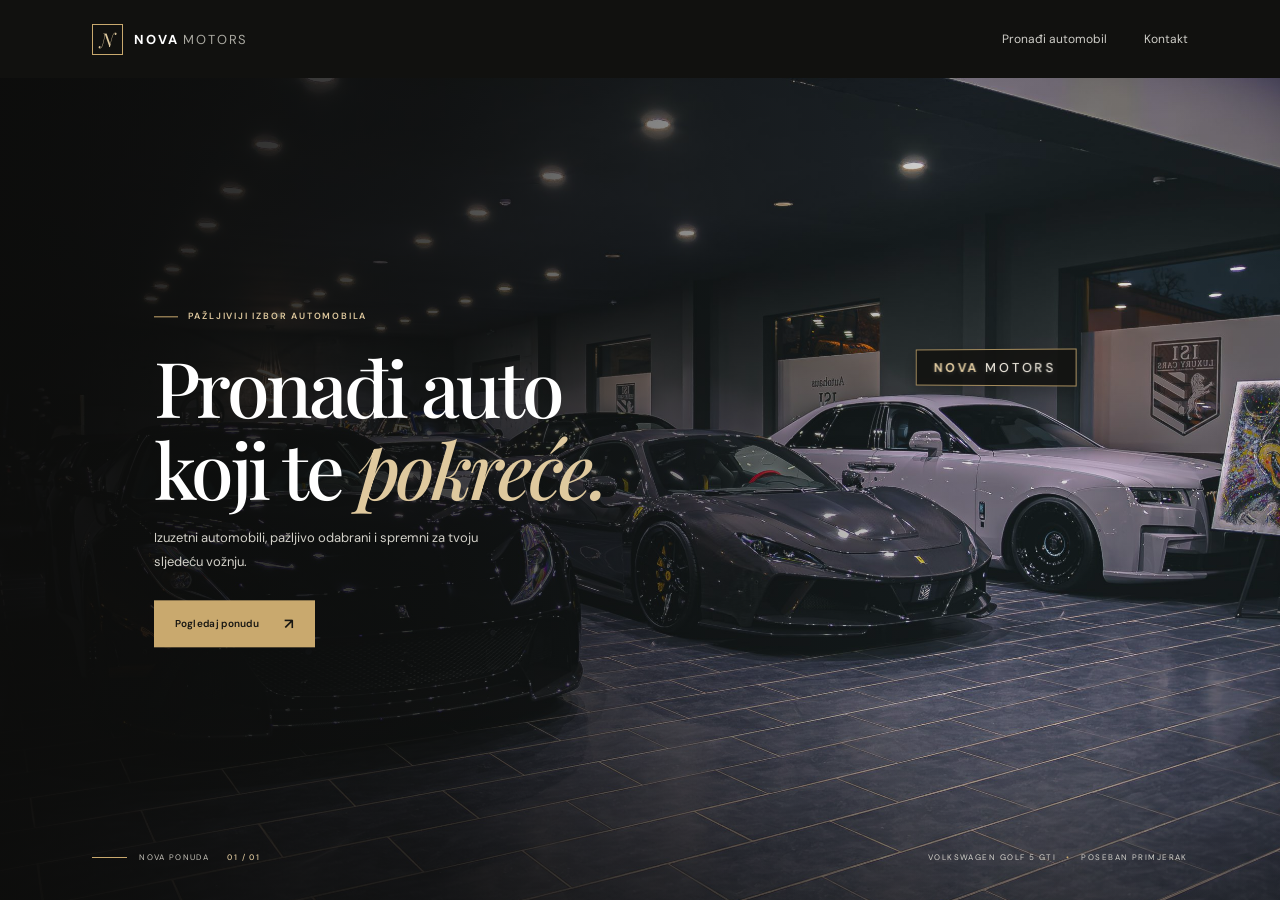
<file: index.html>
<!doctype html>
<html lang="cnr">
  <head>
    <meta charset="utf-8">
    <meta name="viewport" content="width=device-width, initial-scale=1">
    <meta name="theme-color" content="#11110f">
    <meta name="description" content="Nova Motors — pronađite automobil za sebe.">
    <title>Nova Motors — Pronađite automobil za sebe</title>
    <link rel="stylesheet" href="styles.css">
  </head>
  <body class="home-page">
    <header class="site-header">
      <a class="brand" href="index.html" aria-label="Početna stranica Nova Motors-a">
        <span class="brand-mark" aria-hidden="true">N</span>
        <span>NOVA <span class="brand-light">MOTORS</span></span>
      </a>
      <nav class="main-nav" aria-label="Glavna navigacija">
        <a href="inventory.html">Pronađi automobil</a>
        <a href="contact.html">Kontakt</a>
      </nav>
    </header>
    <main>
      <section class="hero home-hero" aria-labelledby="hero-title">
        <div class="hero-image" role="img" aria-label="Crni Volkswagen Golf 5 GTI"></div>
        <div class="hero-shade"></div>
        <div class="showroom-sign" aria-label="Natpis Nova Motors na zidu">
          <span>NOVA</span> MOTORS
        </div>
        <div class="hero-copy">
          <p class="eyebrow"><span></span> Pažljiviji izbor automobila</p>
          <h1 id="hero-title">Pronađi auto<br>koji te <em>pokreće.</em></h1>
          <p class="hero-text">Izuzetni automobili, pažljivo odabrani i spremni za tvoju sljedeću vožnju.</p>
          <a class="button button-gold" href="inventory.html">Pogledaj ponudu <span aria-hidden="true">↗</span></a>
        </div>
        <div class="hero-note"><span class="hero-note-line"></span><span>NOVA PONUDA <b>01 / 01</b></span></div>
        <div class="hero-caption">VOLKSWAGEN GOLF 5 GTI <span>•</span> POSEBAN PRIMJERAK</div>
      </section>
    </main>
  </body>
</html>
</file>
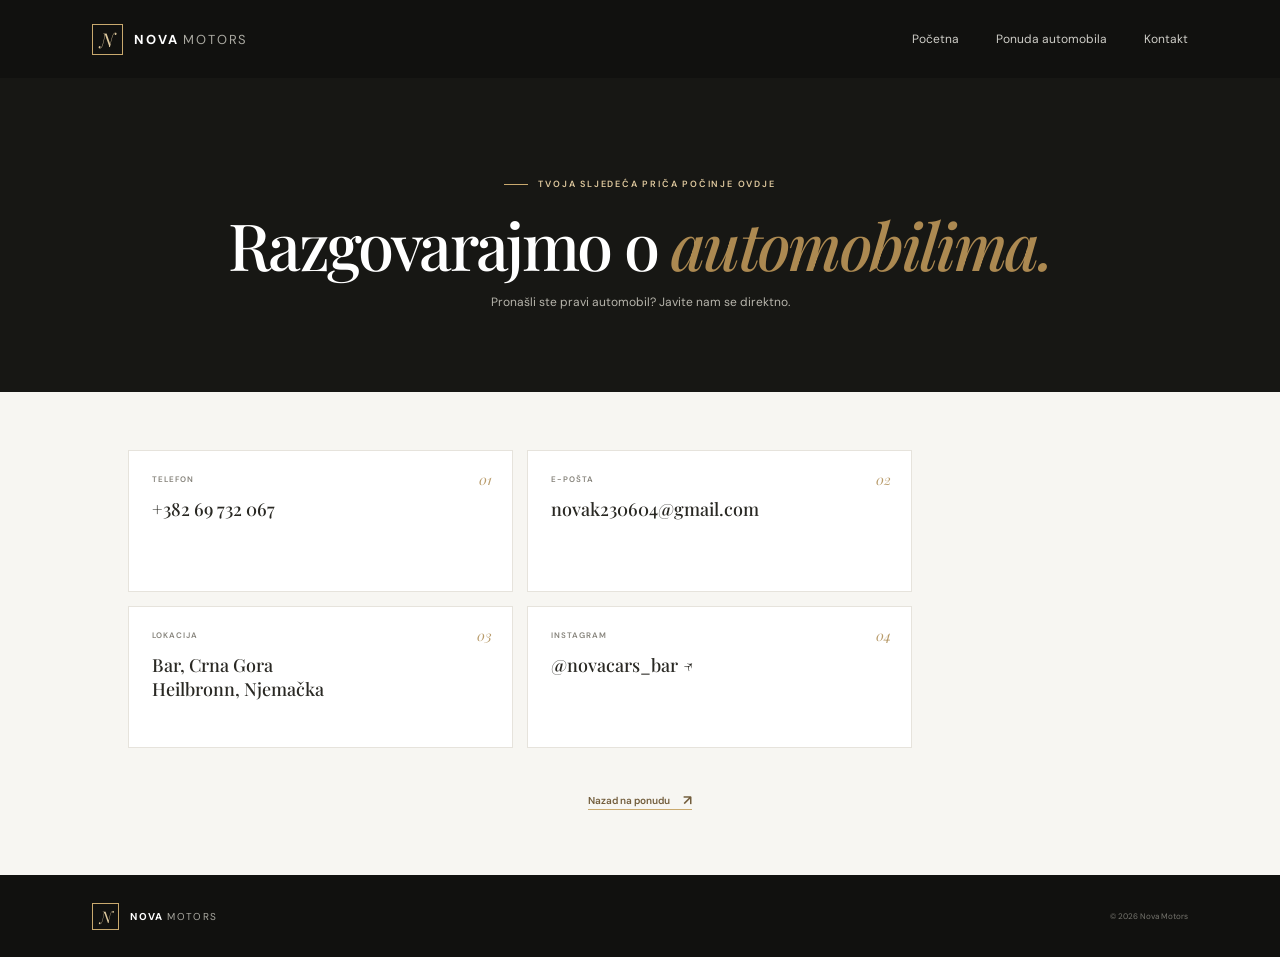
<file: contact.html>
<!doctype html>
<html lang="cnr">
  <head>
    <meta charset="utf-8">
    <meta name="viewport" content="width=device-width, initial-scale=1">
    <meta name="theme-color" content="#11110f">
    <meta name="description" content="Kontaktirajte Nova Motors za više informacija.">
    <title>Kontakt — Nova Motors</title>
    <link rel="stylesheet" href="styles.css">
    <script src="script.js" defer></script>
  </head>
  <body>
    <header class="site-header">
      <a class="brand" href="index.html" aria-label="Početna stranica Nova Motors-a">
        <span class="brand-mark" aria-hidden="true">N</span>
        <span>NOVA <span class="brand-light">MOTORS</span></span>
      </a>
      <nav class="main-nav" aria-label="Glavna navigacija">
        <a href="index.html">Početna</a>
        <a href="inventory.html">Ponuda automobila</a>
        <a href="contact.html" aria-current="page">Kontakt</a>
      </nav>
    </header>
    <main class="contact-page">
      <section class="contact-hero">
        <p class="eyebrow"><span></span> Tvoja sljedeća priča počinje ovdje</p>
        <h1>Razgovarajmo o <em>automobilima.</em></h1>
        <p>Pronašli ste pravi automobil? Javite nam se direktno.</p>
      </section>
      <section class="contact-details section-wrap" aria-label="Kontakt podaci">
        <article class="contact-card">
          <span class="contact-icon" aria-hidden="true">01</span>
          <p class="field-label">TELEFON</p>
          <a href="tel:+38269732067">+382 69 732 067</a>
        </article>
        <article class="contact-card">
          <span class="contact-icon" aria-hidden="true">02</span>
          <p class="field-label">E-POŠTA</p>
          <a href="mailto:novak230604@gmail.com">novak230604@gmail.com</a>
        </article>
        <article class="contact-card">
          <span class="contact-icon" aria-hidden="true">03</span>
          <p class="field-label">LOKACIJA</p>
          <p class="contact-value">Bar, Crna Gora<br>Heilbronn, Njemačka</p>
        </article>
        <article class="contact-card">
          <span class="contact-icon" aria-hidden="true">04</span>
          <p class="field-label">INSTAGRAM</p>
          <a href="https://www.instagram.com/novacars_bar/" target="_blank" rel="noopener noreferrer">@novacars_bar <span aria-hidden="true">↗</span></a>
        </article>
      </section>
      <div class="contact-back"><a class="text-button" href="inventory.html">Nazad na ponudu <span aria-hidden="true">↗</span></a></div>
    </main>
    <footer class="site-footer">
      <a class="brand footer-brand" href="index.html"><span class="brand-mark" aria-hidden="true">N</span><span>NOVA <span class="brand-light">MOTORS</span></span></a>
      <span class="copyright">© <span data-year></span> Nova Motors</span>
    </footer>
  </body>
</html>
</file>
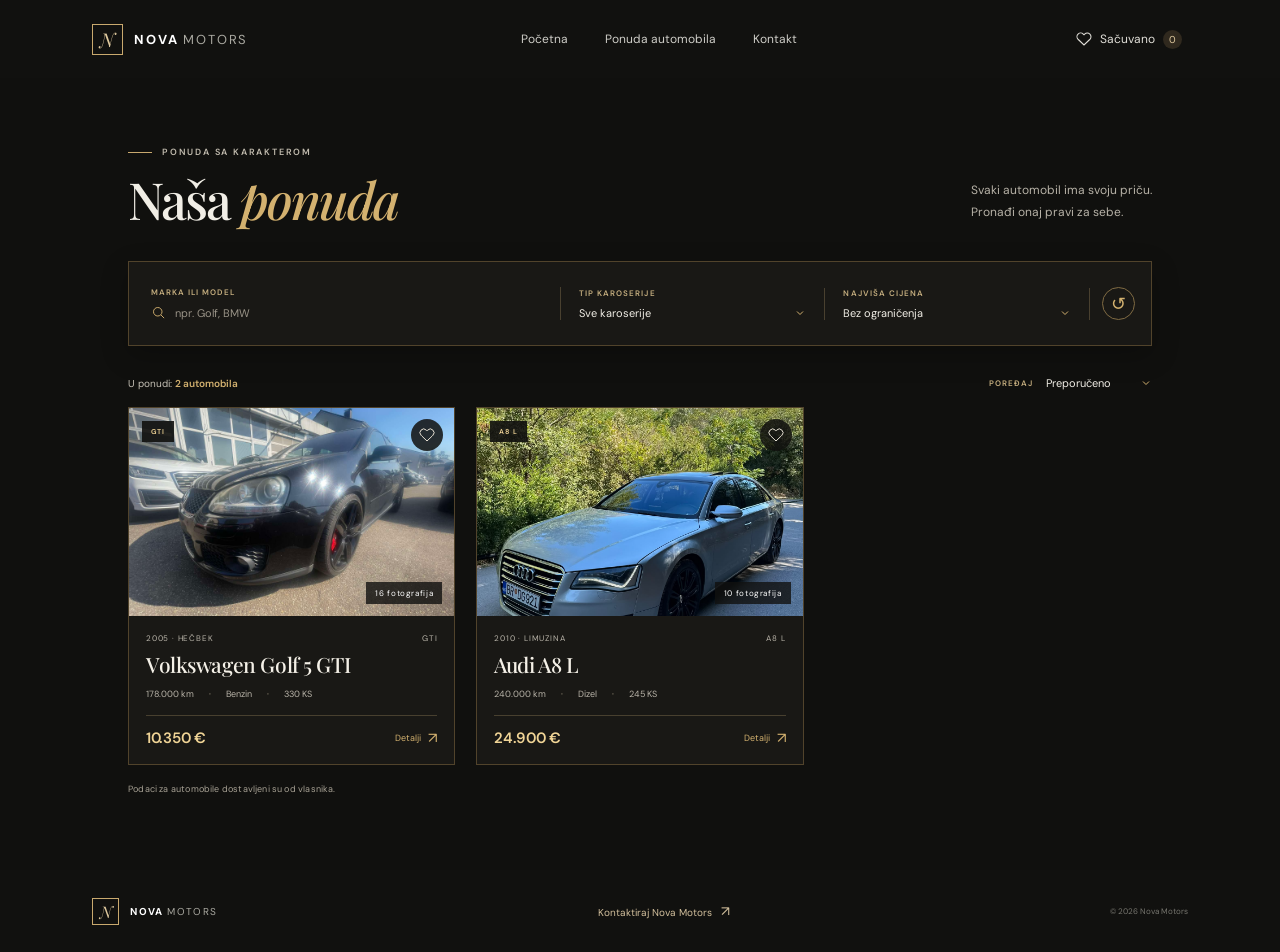
<file: inventory.html>
<!doctype html>
<html lang="cnr">
  <head>
    <meta charset="utf-8">
    <meta name="viewport" content="width=device-width, initial-scale=1">
    <meta name="theme-color" content="#11110f">
    <meta name="description" content="Pregledajte i filtrirajte ponudu Nova Motors-a.">
    <title>Ponuda automobila — Nova Motors</title>
    <link rel="stylesheet" href="styles.css">
    <script src="script.js" defer></script>
  </head>
  <body class="inventory-body">
    <header class="site-header">
      <a class="brand" href="index.html" aria-label="Početna stranica Nova Motors-a">
        <span class="brand-mark" aria-hidden="true">N</span>
        <span>NOVA <span class="brand-light">MOTORS</span></span>
      </a>
      <nav class="main-nav" aria-label="Glavna navigacija">
        <a href="index.html">Početna</a>
        <a href="inventory.html" aria-current="page">Ponuda automobila</a>
        <a href="contact.html">Kontakt</a>
      </nav>
      <button class="saved-nav" id="saved-toggle" type="button" aria-pressed="false">
        <svg viewBox="0 0 24 24" aria-hidden="true"><path d="M20.8 4.6a5.5 5.5 0 0 0-7.8 0L12 5.7l-1.1-1.1a5.5 5.5 0 0 0-7.8 7.8l1.1 1.1L12 21l7.8-7.5 1.1-1.1a5.5 5.5 0 0 0-.1-7.8Z"/></svg>
        <span>Sačuvano</span><span class="saved-count" id="saved-count">0</span>
      </button>
    </header>
    <main class="inventory-page section-wrap" id="inventory">
      <div class="section-heading">
        <div>
          <p class="eyebrow eyebrow-dark"><span></span> Ponuda sa karakterom</p>
          <h1 class="page-title">Naša <em>ponuda</em></h1>
        </div>
        <p class="section-intro">Svaki automobil ima svoju priču.<br class="desktop-break"> Pronađi onaj pravi za sebe.</p>
      </div>
      <form class="filters" id="filters">
        <label class="search-field">
          <span class="field-label">MARKA ILI MODEL</span>
          <span class="search-input-wrap">
            <svg viewBox="0 0 24 24" aria-hidden="true"><circle cx="10.8" cy="10.8" r="6.8"/><path d="m16 16 5 5"/></svg>
            <input id="search" type="search" placeholder="npr. Golf, BMW" autocomplete="off">
          </span>
        </label>
        <label>
          <span class="field-label">TIP KAROSERIJE</span>
          <select id="body-style">
            <option value="">Sve karoserije</option>
            <option value="Hečbek">Hečbek</option>
            <option value="Kupe">Kupe</option>
            <option value="Kabriolet">Kabriolet</option>
            <option value="SUV">SUV</option>
            <option value="Limuzina">Limuzina</option>
            <option value="Karavan">Karavan</option>
          </select>
        </label>
        <label>
          <span class="field-label">NAJVIŠA CIJENA</span>
          <select id="max-price">
            <option value="">Bez ograničenja</option>
            <option value="15000">Do 15.000 €</option>
            <option value="30000">Do 30.000 €</option>
            <option value="50000">Do 50.000 €</option>
            <option value="75000">Do 75.000 €</option>
            <option value="100000">Do 100.000 €</option>
          </select>
        </label>
        <button class="filter-reset" type="reset" aria-label="Ukloni sve filtere" title="Ukloni filtere">↺</button>
      </form>
      <div class="inventory-toolbar">
        <p id="results-count" aria-live="polite"></p>
        <label class="sort-control"><span>POREĐAJ</span>
          <select id="sort-order" aria-label="Poređaj automobile">
            <option value="featured">Preporučeno</option>
            <option value="price-low">Cijena: od najniže</option>
            <option value="price-high">Cijena: od najviše</option>
            <option value="year-new">Prvo najnoviji</option>
          </select>
        </label>
      </div>
      <div class="car-grid" id="car-grid"></div>
      <div class="empty-state" id="empty-state" hidden>
        <span class="empty-mark">N</span>
        <h2>Nema pronađenih automobila</h2>
        <p>Pokušajte da promijenite filtere i pogledate ostatak ponude.</p>
        <button class="text-button" id="empty-reset" type="button">Ukloni filtere <span aria-hidden="true">↗</span></button>
      </div>
      <p class="demo-note">Podaci za automobile dostavljeni su od vlasnika.</p>
    </main>
    <footer class="site-footer">
      <a class="brand footer-brand" href="index.html"><span class="brand-mark" aria-hidden="true">N</span><span>NOVA <span class="brand-light">MOTORS</span></span></a>
      <a class="footer-contact-link" href="contact.html">Kontaktiraj Nova Motors <span aria-hidden="true">↗</span></a>
      <span class="copyright">© <span data-year></span> Nova Motors</span>
    </footer>
  </body>
</html>
</file>
<file: styles.css>
@import url('https://fonts.googleapis.com/css2?family=DM+Sans:wght@400;500;600;700&family=Playfair+Display:ital,wght@0,500;0,600;1,500;1,600&display=swap');

:root {
  color-scheme: light;
  --ink: #191916;
  --muted: #77766f;
  --paper: #f7f6f2;
  --gold: #c9a96e;
  --gold-light: #dfc99e;
  --line: #e6e3dc;
  --serif: "Playfair Display", Georgia, serif;
  --sans: "DM Sans", "Segoe UI", sans-serif;
}

* { box-sizing: border-box; }
html { scroll-behavior: smooth; scroll-padding-top: 85px; }
body { margin: 0; color: var(--ink); background: var(--paper); font-family: var(--sans); -webkit-font-smoothing: antialiased; }
button, input, select { font: inherit; }
button, a, select { -webkit-tap-highlight-color: transparent; }
a { color: inherit; text-decoration: none; }
button:focus-visible, a:focus-visible, input:focus-visible, select:focus-visible { outline: 2px solid var(--gold); outline-offset: 3px; }

.site-header { height: 78px; padding: 0 7.2%; display: flex; align-items: center; justify-content: space-between; background: #11110f; color: #fff; position: relative; z-index: 4; }
.brand { display: inline-flex; gap: 11px; align-items: center; font-size: 13px; font-weight: 700; letter-spacing: .14em; }
.brand-mark { width: 31px; height: 31px; border: 1px solid var(--gold); color: var(--gold-light); display: grid; place-items: center; font: italic 19px var(--serif); letter-spacing: 0; }
.brand-light { color: #aaa9a1; font-weight: 400; }
.main-nav { display: flex; align-items: center; gap: 37px; color: #cfcec8; font-size: 12px; }
.main-nav a, .saved-nav { transition: color .2s ease; }
.main-nav a:hover, .saved-nav:hover { color: var(--gold-light); }
.saved-nav { border: 0; background: none; color: #e1dfd8; display: flex; gap: 8px; align-items: center; font-size: 12px; cursor: pointer; }
.saved-nav svg { width: 16px; height: 16px; fill: none; stroke: currentColor; stroke-width: 1.6; }
.saved-nav.is-active { color: var(--gold-light); }
.saved-count { min-width: 19px; height: 19px; padding: 0 5px; border-radius: 20px; display: grid; place-items: center; background: #30291e; color: var(--gold-light); font-size: 10px; }

.hero { height: min(650px, 72vw); min-height: 510px; position: relative; overflow: hidden; background: #171714; color: #fff; }
.hero-image { position: absolute; inset: 0; background: url("assets/golf-homepage.jpg") center 58% / cover no-repeat; transform: scale(1.015); }
.hero-shade { position: absolute; inset: 0; background: linear-gradient(90deg, rgba(12,12,11,.95) 0%, rgba(12,12,11,.76) 34%, rgba(12,12,11,.14) 76%), linear-gradient(0deg, rgba(12,12,11,.5), transparent 24%); }
.showroom-sign { position: absolute; z-index: 1; top: 33%; right: 16%; padding: 9px 18px; transform: perspective(360px) rotateY(-7deg); border: 1px solid rgba(201,169,110,.8); background: rgba(18,18,16,.91); box-shadow: 0 5px 16px rgba(0,0,0,.24); color: #e7e2d7; font-size: clamp(9px,1vw,13px); font-weight: 500; letter-spacing: .22em; text-shadow: 0 1px 5px rgba(255,255,255,.16); white-space: nowrap; }
.showroom-sign span { color: var(--gold-light); font-weight: 700; }
.hero-copy { position: absolute; left: 12%; top: 50%; transform: translateY(-53%); max-width: 540px; }
.eyebrow { color: var(--gold-light); font-size: 9px; font-weight: 600; letter-spacing: .2em; text-transform: uppercase; display: flex; align-items: center; gap: 10px; }
.eyebrow > span { width: 24px; height: 1px; background: var(--gold); display: inline-block; }
h1, h2, h3, p { margin-top: 0; }
.hero h1 { margin: 23px 0 17px; font: 500 clamp(54px, 6vw, 78px)/1.07 var(--serif); letter-spacing: -.045em; }
h1 em, h2 em { color: var(--gold-light); font-weight: 500; }
.hero-text { max-width: 360px; color: #d3d1c9; font-size: 13px; line-height: 1.8; margin-bottom: 27px; }
.button { min-height: 47px; padding: 0 20px; display: inline-flex; align-items: center; justify-content: center; gap: 25px; border: 1px solid transparent; font-size: 10px; font-weight: 600; letter-spacing: .03em; transition: background .2s ease, color .2s ease, border-color .2s ease; }
.button span { font-size: 15px; }
.button-gold { background: var(--gold); color: #171612; }
.button-gold:hover { background: var(--gold-light); }
.hero-note { position: absolute; bottom: 38px; left: 7.2%; display: flex; align-items: center; gap: 12px; color: #c7c4bb; font-size: 8px; letter-spacing: .17em; }
.hero-note b { margin-left: 15px; color: var(--gold-light); font-weight: 500; }
.hero-note-line { width: 35px; height: 1px; background: var(--gold); }
.hero-caption { position: absolute; bottom: 38px; right: 7.2%; color: #d4d2cc; font-size: 8px; letter-spacing: .18em; }
.hero-caption span { padding: 0 7px; color: var(--gold); }

.section-wrap { padding-left: 10%; padding-right: 10%; }
.inventory { padding-top: 100px; padding-bottom: 96px; }
.section-heading { display: flex; align-items: end; justify-content: space-between; margin-bottom: 34px; }
.eyebrow-dark { color: #77736a; }
.eyebrow-dark > span { background: var(--gold); }
.section-heading h2, .standard-copy h2, .contact h2 { margin: 13px 0 0; font: 500 clamp(39px, 4vw, 53px)/1.1 var(--serif); letter-spacing: -.04em; }
.section-heading h2 em, .standard-copy h2 em, .contact h2 em { color: #ac8951; }
.section-intro { margin: 0 0 4px; color: var(--muted); font: 12px/1.8 var(--sans); }

.filters { display: grid; grid-template-columns: 1.55fr 1fr 1fr 45px; gap: 0; min-height: 85px; align-items: center; padding: 13px 16px 13px 22px; background: #fff; border: 1px solid #eeece7; box-shadow: 0 7px 26px rgba(31,28,21,.035); }
.filters label { min-width: 0; padding: 0 18px; border-right: 1px solid var(--line); display: flex; flex-direction: column; gap: 8px; }
.filters label:first-child { padding-left: 0; }
.field-label, .sort-control > span { color: #86837b; font-size: 8px; font-weight: 600; letter-spacing: .13em; }
.filters input, .filters select, .sort-control select { appearance: none; width: 100%; padding: 0; border: 0; outline: 0; border-radius: 0; background: transparent; color: #373630; font-size: 11px; }
.filters input::placeholder { color: #aaa8a1; }
.search-input-wrap { display: flex; align-items: center; gap: 9px; }
.search-input-wrap svg { width: 15px; height: 15px; fill: none; stroke: #9c978c; stroke-width: 1.5; flex: none; }
.filters select { padding-right: 18px; background: url("data:image/svg+xml,%3Csvg xmlns='http://www.w3.org/2000/svg' width='12' height='12' viewBox='0 0 12 12'%3E%3Cpath d='m3 4.5 3 3 3-3' fill='none' stroke='%237d796f'/%3E%3C/svg%3E") right center / 12px no-repeat; cursor: pointer; }
.filter-reset { width: 33px; height: 33px; justify-self: end; display: grid; place-items: center; background: transparent; border: 1px solid var(--line); border-radius: 50%; color: #706d65; font-size: 18px; cursor: pointer; transition: border-color .2s ease, color .2s ease; }
.filter-reset:hover { border-color: var(--gold); color: #8d6e3d; }

.inventory-toolbar { display: flex; justify-content: space-between; align-items: center; margin: 30px 0 17px; }
.inventory-toolbar > p { margin: 0; color: #77766f; font-size: 10px; }
.inventory-toolbar strong { color: #292823; font-weight: 600; }
.sort-control { display: flex; gap: 13px; align-items: center; }
.sort-control select { width: auto; padding: 0 16px 0 0; background: url("data:image/svg+xml,%3Csvg xmlns='http://www.w3.org/2000/svg' width='12' height='12' viewBox='0 0 12 12'%3E%3Cpath d='m3 4.5 3 3 3-3' fill='none' stroke='%237d796f'/%3E%3C/svg%3E") right center / 12px no-repeat; cursor: pointer; }
.car-grid { display: grid; grid-template-columns: repeat(3, minmax(0, 1fr)); gap: 21px; }
.car-card { background: #fff; border: 1px solid #eceae4; min-width: 0; transition: transform .25s ease, box-shadow .25s ease; }
.car-card:hover { transform: translateY(-3px); box-shadow: 0 13px 30px rgba(31,28,21,.09); }
.car-visual { position: relative; height: 208px; overflow: hidden; background: #282924; cursor: pointer; }
.visual-open { position: absolute; inset: 0; width: 100%; padding: 0; overflow: hidden; border: 0; background: transparent; color: inherit; text-align: inherit; cursor: pointer; }
.car-visual img { width: 100%; height: 100%; object-fit: cover; object-position: center 54%; display: block; transition: transform .5s ease; }
.car-card:hover .car-visual img { transform: scale(1.04); }
.car-visual:not(:has(img)) { background: var(--card-background, linear-gradient(135deg,#252722,#575448)); }
.car-visual:not(:has(img))::before { content: ""; position: absolute; inset: 0; background: linear-gradient(135deg,rgba(255,255,255,.07),transparent 44%), radial-gradient(ellipse at 75% 0%,rgba(255,255,255,.09),transparent 48%); }
.car-art { position: absolute; inset: 0; width: 100%; height: 100%; padding: 15px 20px 6px; filter: drop-shadow(0 13px 7px rgba(0,0,0,.32)); }
.car-art .car-body { fill: var(--car-color,#c7c4b8); }
.car-art .car-window { fill: #262a2b; }
.car-art .car-wheel { fill: #151615; stroke: #aaa89e; stroke-width: 2.4; }
.car-art .car-wheel-core { fill: #77766f; }
.car-art .car-highlight { fill: none; stroke: rgba(255,255,255,.42); stroke-width: 1.6; }
.car-tag { position: absolute; top: 13px; left: 13px; padding: 6px 9px; background: rgba(17,17,15,.8); color: #f3ead9; font-size: 7px; font-weight: 600; letter-spacing: .14em; text-transform: uppercase; }
.favorite-button { position: absolute; top: 11px; right: 11px; width: 32px; height: 32px; display: grid; place-items: center; border: 0; border-radius: 50%; background: rgba(18,18,16,.68); color: #fff; cursor: pointer; }
.favorite-button svg { width: 16px; height: 16px; fill: none; stroke: currentColor; stroke-width: 1.5; }
.favorite-button.is-saved { color: #e5bf7d; }
.favorite-button.is-saved svg { fill: currentColor; }
.car-info { padding: 17px 17px 16px; }
.car-meta { display: flex; justify-content: space-between; gap: 8px; color: #88867f; font-size: 8px; letter-spacing: .1em; text-transform: uppercase; }
.car-info h3 { margin: 9px 0 12px; font: 500 21px/1.15 var(--serif); letter-spacing: -.02em; }
.car-specs { display: flex; gap: 15px; color: #77766f; font-size: 9px; }
.car-specs span + span::before { content: "\00b7"; padding-right: 15px; color: #c0b49a; }
.car-divider { height: 1px; margin: 15px 0 12px; background: #efede8; }
.car-bottom { display: flex; align-items: center; justify-content: space-between; }
.car-price { font-size: 15px; font-weight: 600; letter-spacing: -.02em; }
.view-car { display: inline-flex; align-items: center; gap: 7px; border: 0; background: none; color: #746348; font-size: 9px; cursor: pointer; }
.view-car span { font-size: 15px; transition: transform .2s ease; }
.view-car:hover span { transform: translate(2px,-2px); }
.empty-state { padding: 65px 20px; text-align: center; background: #fff; border: 1px solid var(--line); }
.empty-mark { color: var(--gold); font: italic 34px var(--serif); }
.empty-state h3 { margin: 9px 0; font: 500 25px var(--serif); }
.empty-state p { margin-bottom: 16px; color: var(--muted); font-size: 12px; }
.text-button { padding: 0; display: inline-flex; gap: 13px; align-items: center; border: 0; border-bottom: 1px solid var(--gold); background: transparent; color: #725d3c; font-size: 10px; font-weight: 600; cursor: pointer; }
.text-button span { font-size: 14px; }
.demo-note { margin: 18px 0 0; color: #97948b; font-size: 9px; letter-spacing: .02em; }

.standard { min-height: 480px; display: grid; grid-template-columns: 1fr 1fr; background: #eeece5; }
.standard-image { min-height: 480px; position: relative; overflow: hidden; background: #242520; }
.standard-photo { position: absolute; inset: 0; background: linear-gradient(0deg,rgba(0,0,0,.15),transparent), url("assets/golf-5-gti/IMG-5a2aec55595eb8626be42c5cde529043-V.jpg") center 58% / cover no-repeat; filter: saturate(.72); }
.photo-stamp { position: absolute; left: 11%; bottom: 10%; padding: 11px 15px; border: 1px solid rgba(232,218,191,.65); color: #f1e8d8; font: 10px/1.5 var(--serif); letter-spacing: .13em; }
.standard-copy { max-width: 570px; padding: 76px clamp(40px,8vw,120px) 65px clamp(45px,7vw,100px); }
.standard-copy h2 { margin: 20px 0; }
.standard-copy > p:not(.eyebrow) { max-width: 380px; color: #737169; font-size: 11px; line-height: 1.9; }
.standard-points { margin: 28px 0 23px; display: grid; grid-template-columns: 1fr 1fr; gap: 17px; }
.standard-points > div { display: flex; align-items: flex-start; gap: 11px; }
.standard-points > div > span { padding-top: 2px; color: #a78858; font: italic 12px var(--serif); }
.standard-points p { margin: 0; color: #77766f; font-size: 9px; line-height: 1.8; }
.standard-points strong { color: #292823; font-size: 10px; font-weight: 600; }

.contact { padding: 86px 20px 91px; background: #171714; text-align: center; color: #fff; }
.contact .eyebrow { justify-content: center; }
.contact h2 { margin: 17px 0 12px; font-size: clamp(38px, 4vw, 52px); }
.contact > p:not(.eyebrow) { color: #b7b5ac; font-size: 11px; margin-bottom: 24px; }
.site-footer { min-height: 82px; padding: 20px 7.2%; display: flex; align-items: center; justify-content: space-between; background: #11110f; color: #aaa9a1; }
.footer-brand { color: #fff; font-size: 10px; }
.footer-brand .brand-mark { width: 27px; height: 27px; font-size: 16px; }
.site-footer > p { margin: 0; font: italic 13px var(--serif); color: #c7c4bb; }
.copyright { color: #77766f; font-size: 8px; }

.car-dialog { width: min(760px, calc(100% - 32px)); max-height: min(90vh, 760px); padding: 0; border: 0; background: var(--paper); color: var(--ink); box-shadow: 0 24px 80px rgba(0,0,0,.35); }
.car-dialog::backdrop { background: rgba(12,12,10,.72); backdrop-filter: blur(3px); }
.dialog-close { position: absolute; z-index: 2; top: 13px; right: 13px; width: 35px; height: 35px; border: 0; border-radius: 50%; background: rgba(17,17,15,.82); color: #fff; font-size: 23px; cursor: pointer; }
.dialog-visual { height: 275px; position: relative; overflow: hidden; background: linear-gradient(135deg,#292a25,#555247); }
.dialog-visual img { width: 100%; height: 100%; object-fit: cover; }
.dialog-visual .car-art { padding: 26px 54px 7px; }
.dialog-content { padding: 27px 34px 30px; }
.dialog-content h2 { margin: 12px 0 4px; font: 500 35px var(--serif); }
.dialog-price { margin-bottom: 18px; color: #8d7044; font-weight: 600; font-size: 17px; }
.dialog-specs { display: flex; flex-wrap: wrap; gap: 8px; margin-bottom: 17px; }
.dialog-specs span { padding: 7px 10px; border: 1px solid var(--line); color: #68665e; font-size: 9px; }
.dialog-description { max-width: 550px; color: #706e66; font-size: 11px; line-height: 1.8; }
.button-dark { background: #1b1b18; color: white; }
.button-dark:hover { background: #3a372f; }
.dialog-content .demo-note { margin-top: 13px; }

@media (max-width: 900px) {
  .site-header { padding: 0 5%; }
  .section-wrap { padding-left: 6%; padding-right: 6%; }
  .hero-copy { left: 8%; }
  .car-grid { grid-template-columns: repeat(2, minmax(0, 1fr)); }
  .standard-copy { padding: 62px 36px; }
  .standard-points { grid-template-columns: 1fr; }
}
@media (max-width: 620px) {
  html { scroll-padding-top: 65px; }
  .site-header { height: 66px; padding: 0 5%; }
  .brand { gap: 8px; font-size: 10px; letter-spacing: .1em; }
  .brand-mark { width: 27px; height: 27px; font-size: 16px; }
  .main-nav { display: none; }
  .saved-nav { font-size: 10px; }
  .hero { height: 620px; min-height: 0; }
  .hero-image { background-position: 59% center; }
  .hero-shade { background: linear-gradient(90deg,rgba(12,12,11,.91),rgba(12,12,11,.45) 80%), linear-gradient(0deg,rgba(12,12,11,.43),transparent 35%); }
  .hero-copy { top: 45%; left: 7%; right: 6%; }
  .hero h1 { font-size: clamp(52px, 15vw, 73px); }
  .hero-text { max-width: 300px; font-size: 12px; }
  .hero-note { left: 6%; bottom: 25px; font-size: 7px; }
  .hero-caption { right: 6%; bottom: 25px; font-size: 7px; }
  .hero-caption span { padding: 0 3px; }
  .section-wrap { padding-left: 5%; padding-right: 5%; }
  .inventory { padding-top: 67px; padding-bottom: 67px; }
  .section-heading { align-items: flex-start; flex-direction: column; gap: 13px; margin-bottom: 24px; }
  .section-heading h2, .standard-copy h2 { font-size: 43px; }
  .section-intro { font-size: 11px; }
  .desktop-break { display: none; }
  .filters { grid-template-columns: 1fr 1fr 38px; gap: 0; padding: 14px 12px; }
  .filters label { padding: 9px 8px; }
  .filters label:first-child { grid-column: 1 / -1; padding: 7px 8px 13px; margin-bottom: 6px; border-right: 0; border-bottom: 1px solid var(--line); }
  .filters label:nth-child(2) { padding-left: 8px; }
  .filters label:nth-child(3) { border-right: 0; }
  .filters input, .filters select { font-size: 10px; }
  .filter-reset { width: 29px; height: 29px; }
  .inventory-toolbar { margin-top: 23px; }
  .inventory-toolbar > p { font-size: 9px; }
  .sort-control { gap: 7px; }
  .sort-control > span { display: none; }
  .sort-control select { font-size: 9px; }
  .car-grid { gap: 12px; }
  .car-visual { height: clamp(128px, 39vw, 185px); }
  .car-tag { top: 8px; left: 8px; font-size: 6px; padding: 5px 6px; }
  .favorite-button { top: 7px; right: 7px; width: 28px; height: 28px; }
  .car-info { padding: 12px 11px; }
  .car-meta { font-size: 7px; }
  .car-info h3 { font-size: 17px; margin: 8px 0 10px; }
  .car-specs { gap: 8px; font-size: 8px; }
  .car-specs span + span::before { padding-right: 8px; }
  .car-divider { margin: 12px 0 10px; }
  .car-price { font-size: 12px; }
  .view-car { gap: 4px; font-size: 8px; }
  .standard { grid-template-columns: 1fr; }
  .standard-image { min-height: 290px; }
  .standard-copy { padding: 50px 7% 55px; }
  .standard-points { grid-template-columns: 1fr 1fr; }
  .contact { padding: 69px 20px 73px; }
  .site-footer { padding: 18px 5%; gap: 10px; flex-wrap: wrap; }
  .site-footer > p { display: none; }
  .copyright { font-size: 7px; }
  .dialog-visual { height: 205px; }
  .dialog-content { padding: 23px 21px; }
  .dialog-content h2 { font-size: 29px; }
}
@media (prefers-reduced-motion: reduce) {
  *, *::before, *::after { scroll-behavior: auto !important; transition-duration: .01ms !important; animation-duration: .01ms !important; animation-iteration-count: 1 !important; }
}

body.home-page { overflow: hidden; }
.home-hero { height: calc(100vh - 78px); min-height: 420px; }
.page-title { margin: 13px 0 0; font: 500 clamp(39px, 4vw, 53px)/1.1 var(--serif); letter-spacing: -.04em; }
.page-title em, .listing-heading h1 em, .contact-hero h1 em { color: #ac8951; font-weight: 500; }
.inventory-page { min-height: calc(100vh - 160px); padding-top: 68px; padding-bottom: 75px; }
.inventory-page .section-heading { margin-bottom: 34px; }
.car-card { position: relative; }
.car-visual { display: block; cursor: pointer; }
.car-card .favorite-button { top: 11px; right: 11px; z-index: 1; }
.car-card .car-visual .car-tag { z-index: 1; }
.car-visual:not(:has(img)) { background: var(--card-background, linear-gradient(135deg,#252722,#575448)); }
.photo-count { position: absolute; z-index: 1; bottom: 12px; right: 12px; padding: 6px 9px; background: rgba(17,17,15,.8); color: #fff; font-size: 8px; letter-spacing: .08em; }
.car-info h2 { margin: 9px 0 12px; font: 500 21px/1.15 var(--serif); letter-spacing: -.02em; }
.car-info h2 a:hover { color: #8d7044; }
.footer-contact-link { color: #d3c09d; font-size: 10px; }
.footer-contact-link span { margin-left: 6px; font-size: 14px; }

.listing-page { min-height: calc(100vh - 160px); padding-top: 34px; padding-bottom: 80px; }
.back-link { display: inline-flex; gap: 9px; align-items: center; margin-bottom: 27px; color: #746348; font-size: 10px; }
.back-link span { font-size: 15px; }
.listing-heading { display: flex; justify-content: space-between; align-items: end; gap: 20px; margin-bottom: 23px; }
.listing-heading h1 { margin: 13px 0 0; font: 500 clamp(34px, 4vw, 49px)/1.1 var(--serif); letter-spacing: -.04em; }
.listing-price { margin: 0 0 5px; font-size: 23px; font-weight: 600; }
.detail-gallery { margin-bottom: 45px; }
.gallery-stage { height: min(60vw,600px); min-height: 390px; position: relative; overflow: hidden; display: grid; place-items: center; background: var(--card-background,linear-gradient(135deg,#252722,#575448)); }
.gallery-stage > img { position: absolute; inset: 0; width: 100%; height: 100%; object-fit: contain; display: block; }
.gallery-stage .car-art { position: absolute; width: min(72%, 760px); height: 80%; padding: 0; filter: drop-shadow(0 13px 7px rgba(0,0,0,.32)); }
.gallery-placeholder { position: absolute; left: 0; right: 0; bottom: 14px; margin: 0; text-align: center; color: rgba(255,255,255,.82); font-size: 10px; text-shadow: 0 1px 5px #111; }
.gallery-controls { min-height: 65px; padding: 10px 14px; display: flex; align-items: center; justify-content: center; gap: 15px; border: 1px solid var(--line); background: #fff; }
.gallery-controls[hidden] { display: none; }
.gallery-arrow { width: 34px; height: 34px; border: 1px solid var(--line); border-radius: 50%; background: #fff; color: #514d43; cursor: pointer; }
.gallery-arrow:disabled { opacity: .35; cursor: default; }
.gallery-thumbnails { display: flex; justify-content: center; gap: 8px; overflow-x: auto; }
.gallery-thumb { width: 54px; height: 40px; padding: 0; flex: none; overflow: hidden; border: 1px solid var(--line); background: #fff; cursor: pointer; }
.gallery-thumb.is-active { border: 2px solid var(--gold); }
.gallery-thumb img { width: 100%; height: 100%; object-fit: cover; display: block; }
.gallery-position { color: #77766f; font-size: 9px; white-space: nowrap; }
.specification-section, .description-section { max-width: 860px; margin: 0 auto 43px; }
.specification-section h2, .description-section h2 { margin: 12px 0 22px; font: 500 31px/1.2 var(--serif); }
.specification-grid { margin: 0; display: grid; grid-template-columns: repeat(3,minmax(0,1fr)); border-top: 1px solid var(--line); border-left: 1px solid var(--line); }
.specification-grid > div { min-height: 78px; padding: 17px 18px; border-right: 1px solid var(--line); border-bottom: 1px solid var(--line); background: #fff; }
.specification-grid dt { margin-bottom: 8px; color: #848178; font-size: 8px; font-weight: 600; letter-spacing: .12em; text-transform: uppercase; }
.specification-grid dd { margin: 0; color: #2a2924; font-size: 12px; }
.description-section > p:last-child { max-width: 780px; color: #6f6d65; font-size: 12px; line-height: 1.9; white-space: pre-line; }
.description-section ul { max-width: 780px; margin: 0; padding-left: 20px; color: #6f6d65; font-size: 12px; line-height: 1.9; }
.description-section li { padding-left: 4px; margin-bottom: 7px; }
.listing-enquire { margin-left: max(0px, calc((100% - 860px) / 2)); }
.listing-missing { padding: 100px 0; text-align: center; }
.listing-missing h1 { font: 500 38px var(--serif); }
.listing-missing p { color: var(--muted); font-size: 12px; }

.contact-page { min-height: calc(100vh - 160px); }
.contact-hero { padding: 100px 20px 82px; background: #171714; color: #fff; text-align: center; }
.contact-hero .eyebrow { justify-content: center; }
.contact-hero h1 { margin: 19px 0 13px; font: 500 clamp(44px,6vw,65px)/1.1 var(--serif); letter-spacing: -.04em; }
.contact-hero > p:last-child { margin: 0; color: #b7b5ac; font-size: 12px; }
.contact-details { max-width: 1040px; padding-top: 58px; padding-bottom: 40px; display: grid; grid-template-columns: repeat(2,minmax(0,1fr)); gap: 14px; }
.contact-card { min-height: 142px; padding: 23px; position: relative; border: 1px solid var(--line); background: #fff; }
.contact-icon { position: absolute; top: 19px; right: 20px; color: #b89b6a; font: italic 14px var(--serif); }
.contact-card .field-label { margin-bottom: 13px; }
.contact-card > a, .contact-value { margin: 0; color: #292823; font: 500 18px var(--serif); }
.contact-card > a:hover { color: #8d7044; }
.contact-back { padding: 0 20px 65px; text-align: center; }

body.inventory-body { --inventory-black: #10100e; --inventory-surface: #191815; --inventory-line: #51432b; --inventory-gold: #d3b16f; background: var(--inventory-black); color: #f1eee6; }
.inventory-body .inventory-page { color: #f1eee6; }
.inventory-body .eyebrow-dark { color: #c1bbaE; }
.inventory-body .page-title em { color: var(--inventory-gold); }
.inventory-body .section-intro { color: #b7b2a7; }
.inventory-body .filters { border-color: var(--inventory-line); background: var(--inventory-surface); box-shadow: 0 9px 28px rgba(0,0,0,.24); }
.inventory-body .filters label { border-color: #49402f; }
.inventory-body .field-label, .inventory-body .sort-control > span { color: #c5ae7f; }
.inventory-body .filters input, .inventory-body .filters select, .inventory-body .sort-control select { color: #f1eee6; }
.inventory-body .filters input::placeholder { color: #999387; }
.inventory-body .search-input-wrap svg { stroke: var(--inventory-gold); }
.inventory-body .filters select, .inventory-body .sort-control select { background-image: url("data:image/svg+xml,%3Csvg xmlns='http://www.w3.org/2000/svg' width='12' height='12' viewBox='0 0 12 12'%3E%3Cpath d='m3 4.5 3 3 3-3' fill='none' stroke='%23d3b16f'/%3E%3C/svg%3E"); }
.inventory-body .filters option, .inventory-body .sort-control option { background: #191815; color: #f1eee6; }
.inventory-body .filter-reset { border-color: #806b43; color: var(--inventory-gold); }
.inventory-body .filter-reset:hover { border-color: #f0d496; color: #f0d496; }
.inventory-body .inventory-toolbar > p { color: #c6c1b6; }
.inventory-body .inventory-toolbar strong { color: var(--inventory-gold); }
.inventory-body .sort-control select { color: #f1eee6; }
.inventory-body .car-card { border-color: var(--inventory-line); background: var(--inventory-surface); }
.inventory-body .car-card:hover { box-shadow: 0 14px 32px rgba(0,0,0,.35); }
.inventory-body .car-tag { background: rgba(17,17,15,.9); color: #f0d496; }
.inventory-body .favorite-button { background: rgba(17,17,15,.86); color: #e8e2d4; }
.inventory-body .favorite-button.is-saved { color: var(--inventory-gold); }
.inventory-body .car-meta, .inventory-body .car-specs { color: #b9b4a9; }
.inventory-body .car-info h2 { color: #f4f0e7; }
.inventory-body .car-info h2 a:hover { color: var(--inventory-gold); }
.inventory-body .car-divider { background: #48402f; }
.inventory-body .car-price { color: #f0d496; }
.inventory-body .view-car, .inventory-body .text-button { color: var(--inventory-gold); }
.inventory-body .text-button { border-color: #9c804e; }
.inventory-body .empty-state { border-color: var(--inventory-line); background: var(--inventory-surface); color: #f1eee6; }
.inventory-body .empty-mark { color: var(--inventory-gold); }
.inventory-body .empty-state p { color: #b7b2a7; }
.inventory-body .demo-note { color: #a7a194; }
.inventory-body + .site-footer { border-top: 1px solid #342c1f; }

@media (max-width: 620px) {
  .home-hero { height: calc(100vh - 66px); min-height: 500px; }
  body.home-page { overflow: hidden; }
  .inventory-page { padding-top: 48px; padding-bottom: 58px; }
  .page-title { font-size: 43px; }
  .listing-page { padding-top: 23px; padding-bottom: 55px; }
  .listing-heading { align-items: flex-start; flex-direction: column; gap: 8px; }
  .listing-heading h1 { font-size: 38px; }
  .listing-price { font-size: 20px; }
  .gallery-stage { height: clamp(245px,65vw,390px); min-height: 245px; }
  .gallery-stage > img { min-height: 0; }
  .gallery-stage .car-art { width: 96%; height: 73%; }
  .gallery-controls { gap: 8px; padding: 8px; }
  .gallery-thumb { width: 45px; height: 34px; }
  .specification-section, .description-section { margin-bottom: 34px; }
  .specification-grid { grid-template-columns: repeat(2,minmax(0,1fr)); }
  .specification-grid > div { min-height: 70px; padding: 14px 12px; }
  .contact-hero { padding: 73px 18px 61px; }
  .contact-details { padding-top: 32px; grid-template-columns: 1fr; }
  .contact-card { min-height: 120px; }
  .footer-contact-link { display: none; }
}
</file>
